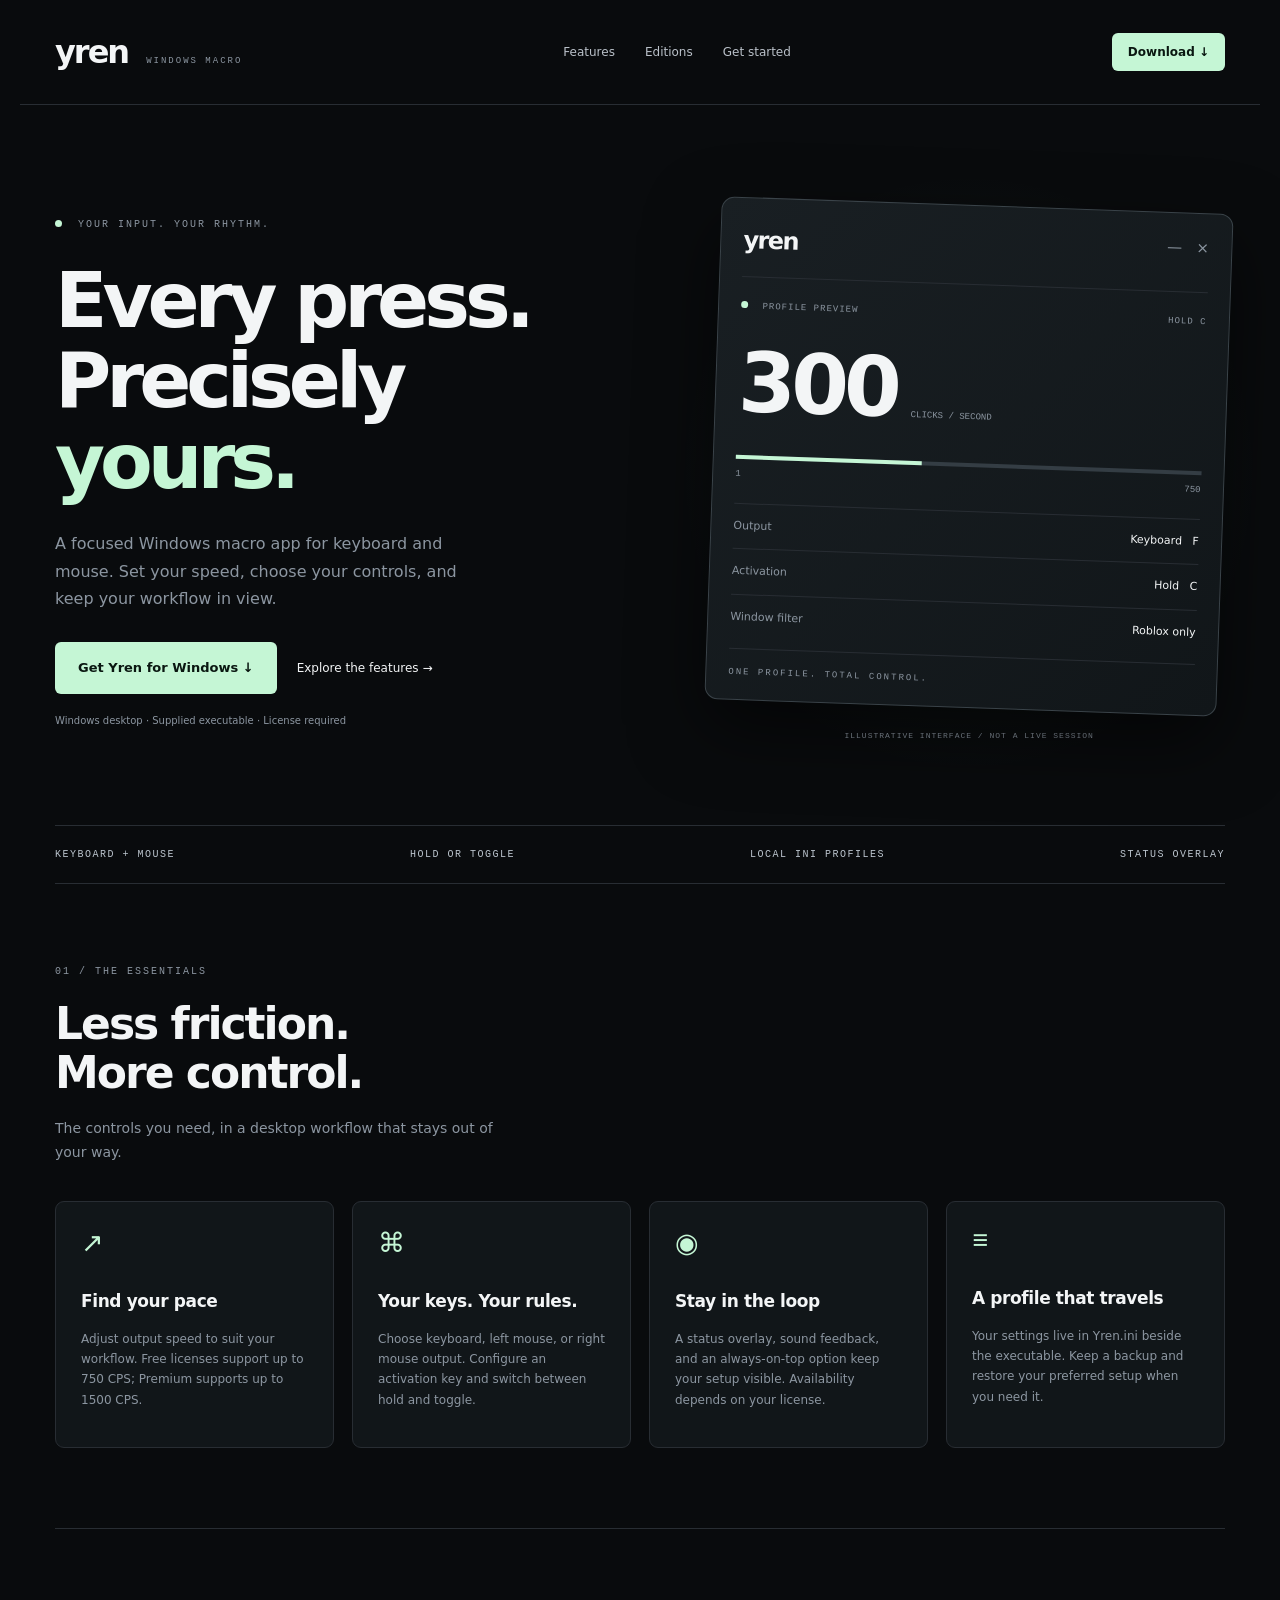
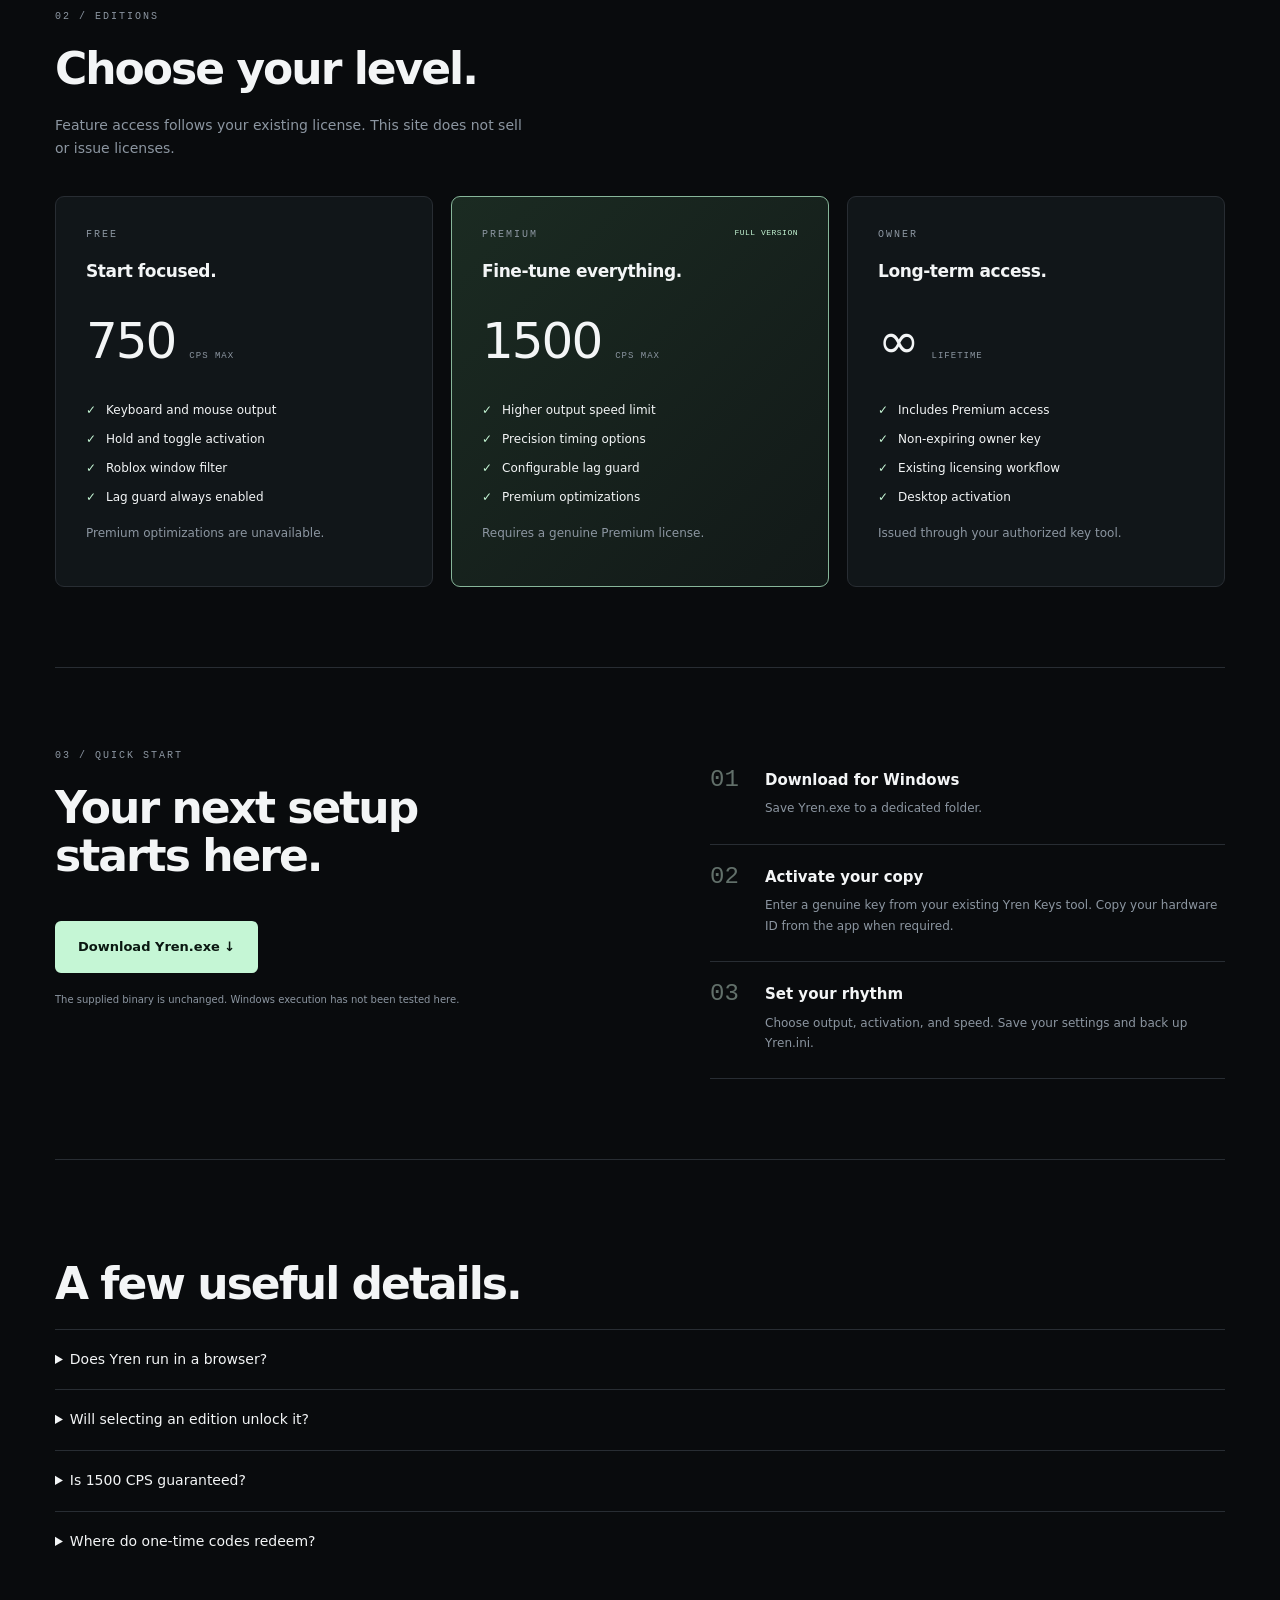
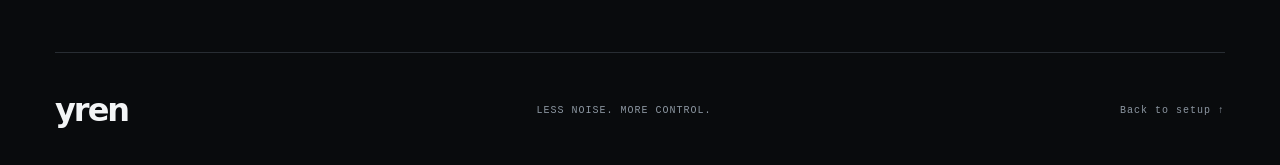
<file: yren-advertising/index.html>
<!doctype html><html lang="en"><head><meta charset="utf-8"><meta name="viewport" content="width=device-width,initial-scale=1"><meta name="description" content="Meet Yren: a Windows keyboard and mouse macro app with adjustable speed, hold or toggle activation, and a clean interface."><title>Yren — Every press, precisely yours</title><link rel="stylesheet" href="style.css"></head><body><header><a class="logo" href="#">yren<span>WINDOWS MACRO</span></a><nav aria-label="Main navigation"><a href="#features">Features</a><a href="#editions">Editions</a><a href="#start">Get started</a></nav><a href="Yren.exe" download class="button small">Download ↓</a></header><main><section class="hero"><div class="intro"><div class="eyebrow"><i></i> YOUR INPUT. YOUR RHYTHM.</div><h1>Every press.<br>Precisely <em>yours.</em></h1><p>A focused Windows macro app for keyboard and mouse. Set your speed, choose your controls, and keep your workflow in view.</p><div class="actions"><a class="button" href="Yren.exe" download>Get Yren for Windows ↓</a><a class="text-link" href="#features">Explore the features →</a></div><div class="fine">Windows desktop · Supplied executable · License required</div></div><div class="visual"><div class="app-window" aria-label="Illustrative Yren interface"><div class="window-head"><b>yren</b><span>— &nbsp; ×</span></div><div class="app-status"><i></i> PROFILE PREVIEW <span>HOLD C</span></div><div class="speed"><b>300</b><span>CLICKS / SECOND</span></div><div class="slider"><span></span></div><div class="markers"><span>1</span><span>750</span></div><div class="mock-row"><span>Output</span><b>Keyboard &nbsp; F</b></div><div class="mock-row"><span>Activation</span><b>Hold &nbsp; C</b></div><div class="mock-row"><span>Window filter</span><b>Roblox only</b></div><div class="mock-bottom">ONE PROFILE. TOTAL CONTROL.</div></div><div class="caption">ILLUSTRATIVE INTERFACE / NOT A LIVE SESSION</div></div></section><div class="strip"><span>KEYBOARD + MOUSE</span><span>HOLD OR TOGGLE</span><span>LOCAL INI PROFILES</span><span>STATUS OVERLAY</span></div><section id="features"><div class="section-heading"><div class="eyebrow">01 / THE ESSENTIALS</div><h2>Less friction.<br>More control.</h2><p>The controls you need, in a desktop workflow that stays out of your way.</p></div><div class="cards"><article><span class="icon">↗</span><h3>Find your pace</h3><p>Adjust output speed to suit your workflow. Free licenses support up to 750 CPS; Premium supports up to 1500 CPS.</p></article><article><span class="icon">⌘</span><h3>Your keys. Your rules.</h3><p>Choose keyboard, left mouse, or right mouse output. Configure an activation key and switch between hold and toggle.</p></article><article><span class="icon">◉</span><h3>Stay in the loop</h3><p>A status overlay, sound feedback, and an always-on-top option keep your setup visible. Availability depends on your license.</p></article><article><span class="icon">≡</span><h3>A profile that travels</h3><p>Your settings live in Yren.ini beside the executable. Keep a backup and restore your preferred setup when you need it.</p></article></div></section><section id="editions"><div class="section-heading"><div class="eyebrow">02 / EDITIONS</div><h2>Choose your level.</h2><p>Feature access follows your existing license. This site does not sell or issue licenses.</p></div><div class="tiers"><article><div class="eyebrow">FREE</div><h3>Start focused.</h3><div class="limit">750 <span>CPS MAX</span></div><ul><li>Keyboard and mouse output</li><li>Hold and toggle activation</li><li>Roblox window filter</li><li>Lag guard always enabled</li></ul><p>Premium optimizations are unavailable.</p></article><article class="featured"><div class="eyebrow">PREMIUM <span>FULL VERSION</span></div><h3>Fine-tune everything.</h3><div class="limit">1500 <span>CPS MAX</span></div><ul><li>Higher output speed limit</li><li>Precision timing options</li><li>Configurable lag guard</li><li>Premium optimizations</li></ul><p>Requires a genuine Premium license.</p></article><article><div class="eyebrow">OWNER</div><h3>Long-term access.</h3><div class="limit">∞ <span>LIFETIME</span></div><ul><li>Includes Premium access</li><li>Non-expiring owner key</li><li>Existing licensing workflow</li><li>Desktop activation</li></ul><p>Issued through your authorized key tool.</p></article></div></section><section id="start" class="start"><div><div class="eyebrow">03 / QUICK START</div><h2>Your next setup<br>starts here.</h2><a class="button" href="Yren.exe" download>Download Yren.exe ↓</a><p class="fine">The supplied binary is unchanged. Windows execution has not been tested here.</p></div><ol><li><b>Download for Windows</b><p>Save Yren.exe to a dedicated folder.</p></li><li><b>Activate your copy</b><p>Enter a genuine key from your existing Yren Keys tool. Copy your hardware ID from the app when required.</p></li><li><b>Set your rhythm</b><p>Choose output, activation, and speed. Save your settings and back up Yren.ini.</p></li></ol></section><section class="faq"><h2>A few useful details.</h2><details><summary>Does Yren run in a browser?</summary><p>No. Yren is a Windows desktop application. This website introduces the app and provides the supplied executable.</p></details><details><summary>Will selecting an edition unlock it?</summary><p>No. The desktop app verifies a genuine signed license. Website content does not change your license or feature access.</p></details><details><summary>Is 1500 CPS guaranteed?</summary><p>1500 CPS is the Premium setting limit in the supplied source. Actual output depends on the target application, system load, and lag guard.</p></details><details><summary>Where do one-time codes redeem?</summary><p>The supplied build uses a local redeem server at localhost:8787. Remote redemption requires a configured client build and compatible service.</p></details></section></main><footer><a class="logo" href="#">yren</a><span>LESS NOISE. MORE CONTROL.</span><a href="#start">Back to setup ↑</a></footer></body></html>
</file>
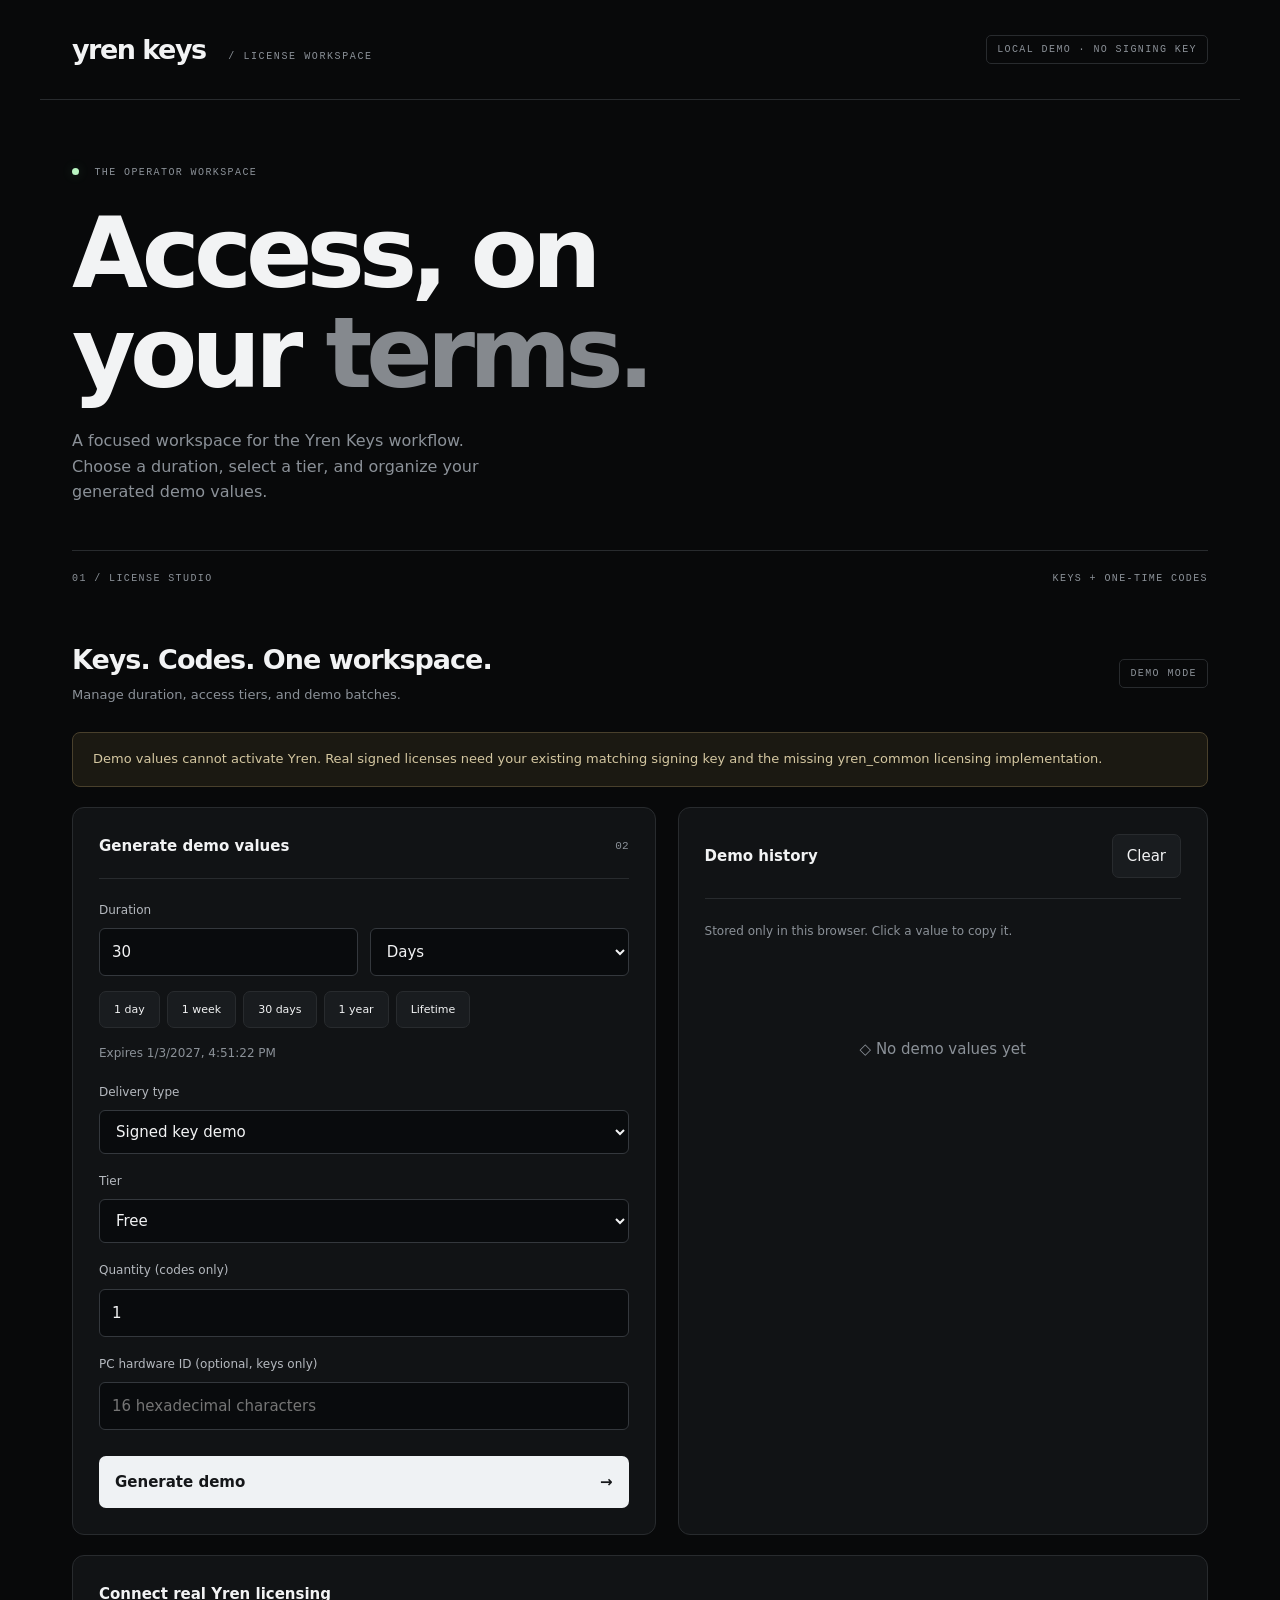
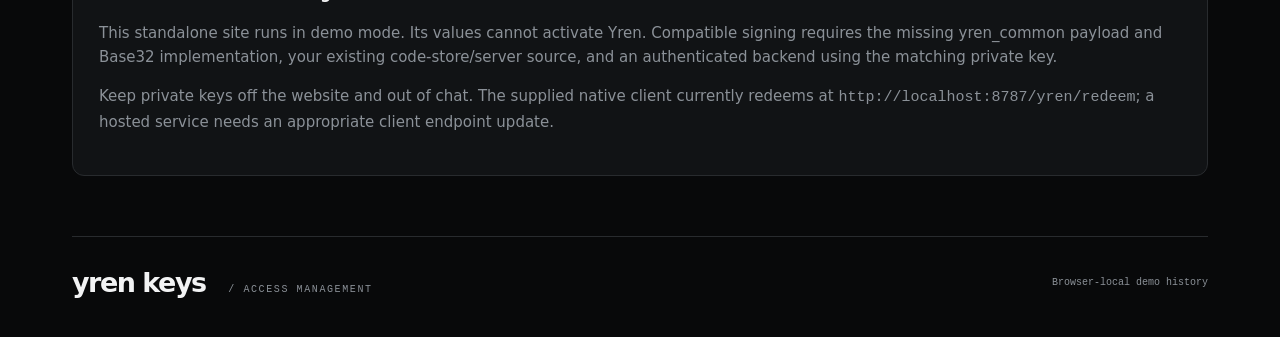
<file: yren-keys/index.html>
<!doctype html><html lang="en"><head><meta charset="utf-8"><meta name="viewport" content="width=device-width,initial-scale=1"><title>Yren Keys — License workspace</title><link rel="stylesheet" href="style.css"></head><body><header><a class="brand" href="#">yren keys<span> / LICENSE WORKSPACE</span></a><span class="pill">LOCAL DEMO · NO SIGNING KEY</span></header><main><section class="hero"><div class="eyebrow"><span class="dot"></span> THE OPERATOR WORKSPACE</div><h1>Access, on<br>your <span>terms.</span></h1><p>A focused workspace for the Yren Keys workflow. Choose a duration, select a tier, and organize your generated demo values.</p><div class="hero-bottom"><span>01 / LICENSE STUDIO</span><span>KEYS + ONE-TIME CODES</span></div></section><section id="licenses" class="page"><div class="section-head"><div><h2>Keys. Codes. One workspace.</h2><p>Manage duration, access tiers, and demo batches.</p></div><span class="pill">DEMO MODE</span></div><div class="notice">Demo values cannot activate Yren. Real signed licenses need your existing matching signing key and the missing yren_common licensing implementation.</div><div class="grid"><form class="card" id="license-form"><div class="card-title"><h3>Generate demo values</h3><span>02</span></div><label for="duration">Duration</label><div class="two"><input id="duration" value="30" inputmode="decimal" required><select id="unit" aria-label="Duration unit"><option value="0.041666666666666664">Hours</option><option value="1" selected>Days</option><option value="7">Weeks</option><option value="30">Months</option></select></div><div class="chips" id="presets"><button type="button" data-days="1">1 day</button><button type="button" data-days="7">1 week</button><button type="button" data-days="30">30 days</button><button type="button" data-days="365">1 year</button><button type="button" data-days="0">Lifetime</button></div><p class="small" id="expiry"></p><label for="kind">Delivery type</label><select id="kind"><option value="key">Signed key demo</option><option value="code">One-time code demo</option></select><label for="license-tier">Tier</label><select id="license-tier"><option>Free</option><option>Premium</option><option>Owner</option></select><label for="count">Quantity (codes only)</label><input id="count" type="number" value="1" min="1" max="100"><label for="hwid">PC hardware ID (optional, keys only)</label><input id="hwid" placeholder="16 hexadecimal characters" maxlength="16" pattern="[A-Fa-f0-9]{16}|"><button class="primary">Generate demo <span>→</span></button></form><div class="card"><div class="card-title"><h3>Demo history</h3><button type="button" id="clear">Clear</button></div><p class="small">Stored only in this browser. Click a value to copy it.</p><div id="results"></div></div></div></section>
<article class="card integration"><h3>Connect real Yren licensing</h3><p>This standalone site runs in demo mode. Its values cannot activate Yren. Compatible signing requires the missing yren_common payload and Base32 implementation, your existing code-store/server source, and an authenticated backend using the matching private key.</p><p>Keep private keys off the website and out of chat. The supplied native client currently redeems at <code>http://localhost:8787/yren/redeem</code>; a hosted service needs an appropriate client endpoint update.</p></article><footer><span class="brand">yren keys<span> / ACCESS MANAGEMENT</span></span><span>Browser-local demo history</span></footer></main><div id="toast" role="status" aria-live="polite"></div><script src="app.js"></script></body></html>
</file>
<file: yren-advertising/style.css>
:root{color-scheme:dark;--bg:#090b0d;--line:#282d33;--muted:#8c96a1;--green:#c5f6d5}*{box-sizing:border-box}html{scroll-behavior:smooth;scroll-padding-top:30px}body{margin:0;background:var(--bg);color:#f3f5f6;font:15px/1.7 system-ui,Segoe UI,sans-serif}a{color:inherit;text-decoration:none}header,main,footer{max-width:1240px;margin:auto}header{padding:25px 35px;display:flex;align-items:center;justify-content:space-between;border-bottom:1px solid var(--line)}.logo{font-size:32px;font-weight:800;letter-spacing:-2px}.logo span{font:9px monospace;color:var(--muted);letter-spacing:2px;margin-left:18px}nav{display:flex;gap:30px;font-size:12px;color:#bac1c9}.button{display:inline-block;background:var(--green);color:#0a1711;padding:15px 23px;border-radius:6px;font-size:13px;font-weight:600}.button:hover{background:#e2ffeb}.button.small{padding:9px 16px;font-size:12px}main{padding:0 35px}.hero{display:grid;grid-template-columns:1.15fr 1fr;gap:70px;align-items:center;padding:100px 0 85px}.eyebrow{font:10px/1.6 monospace;letter-spacing:2px;color:var(--muted)}i{display:inline-block;width:7px;height:7px;border-radius:50%;background:var(--green);margin-right:8px}h1{font-size:clamp(50px,6vw,82px);line-height:1.05;letter-spacing:-5px;margin:28px 0}h1 em{font-style:normal;color:var(--green)}.intro>p{max-width:425px;color:var(--muted);font-size:16px}.actions{display:flex;align-items:center;gap:20px;margin-top:30px}.text-link{font-size:12px}.fine{font-size:10px;color:var(--muted);margin-top:18px}.visual{position:relative}.visual:before{content:'';position:absolute;inset:-60px;background:radial-gradient(ellipse,#6fc89615,transparent 65%);z-index:-1}.app-window{border:1px solid #3a4349;border-radius:13px;background:linear-gradient(135deg,#191f23,#111619);padding:22px;box-shadow:0 28px 70px #0008;transform:rotate(2deg)}.window-head{display:flex;justify-content:space-between;border-bottom:1px solid var(--line);padding-bottom:15px}.window-head b{font-size:24px;letter-spacing:-1.5px}.window-head>span{color:var(--muted)}.app-status{font:9px monospace;letter-spacing:1px;padding-top:24px;color:var(--muted)}.app-status>span{float:right}.speed{margin:18px 0;display:flex;align-items:baseline;gap:15px}.speed b{font-size:83px;letter-spacing:-5px;line-height:1.3}.speed>span{font:9px monospace;color:var(--muted)}.slider{height:4px;background:#343d44}.slider>span{display:block;width:40%;height:100%;background:var(--green)}.markers{display:flex;justify-content:space-between;font:9px monospace;color:var(--muted);margin:10px 0 24px}.mock-row{display:flex;justify-content:space-between;border-top:1px solid var(--line);padding:13px 0;font-size:11px}.mock-row span{color:var(--muted)}.mock-row b{font-weight:500}.mock-bottom{font:9px monospace;letter-spacing:2px;color:var(--muted);border-top:1px solid var(--line);padding-top:18px;margin-top:8px}.caption{text-align:center;font:8px monospace;color:var(--muted);letter-spacing:1px;margin-top:23px}.strip{display:flex;justify-content:space-between;border-top:1px solid var(--line);border-bottom:1px solid var(--line);padding:23px 0;font:10px monospace;letter-spacing:1.5px;color:#bcc5ce}section:not(.hero){padding:80px 0;border-bottom:1px solid var(--line)}h2{font-size:44px;letter-spacing:-2px;line-height:1.1;margin:20px 0}.section-heading>p{max-width:470px;color:var(--muted);font-size:14px}.cards{display:grid;grid-template-columns:repeat(4,1fr);gap:18px;margin-top:36px}.cards article,.tiers article{padding:25px;background:#111619;border:1px solid var(--line);border-radius:9px}h3{font-size:17px;line-height:1.3;letter-spacing:-.4px}.cards p,.tiers p{font-size:12px;color:var(--muted)}.icon{display:block;color:var(--green);font:27px monospace;margin-bottom:30px}.tiers{display:grid;grid-template-columns:repeat(3,1fr);gap:18px;margin-top:35px}.tiers article{padding:30px}.tiers .featured{border-color:#87b69a;background:linear-gradient(135deg,#1b2b22,#121918)}.tiers .eyebrow>span{float:right;font-size:8px;color:var(--green);letter-spacing:.5px}.limit{font-size:50px;letter-spacing:-2px}.limit span{font:9px monospace;letter-spacing:1px;color:var(--muted)}ul{list-style:none;padding:0;font-size:12px;line-height:2.4}li::marker{color:var(--green)}ul li:before{content:'✓';margin-right:10px;color:var(--green)}.start{display:grid;grid-template-columns:1fr 1fr;gap:80px}.start .button{margin-top:20px}.start ol{margin:0;padding-left:30px;counter-reset:steps;list-style:none}.start li{padding:20px 0 20px 55px;border-bottom:1px solid var(--line);position:relative;counter-increment:steps}.start li:before{content:'0' counter(steps);position:absolute;left:0;top:18px;font:24px monospace;color:#62706a}.start li p{color:var(--muted);font-size:12px;margin:5px 0}.faq details{border-top:1px solid var(--line);padding:18px 0;font-size:14px}.faq summary{cursor:pointer}.faq details p{color:var(--muted);font-size:13px;max-width:800px}footer{display:flex;justify-content:space-between;align-items:center;padding:30px 35px}footer span,footer>a:last-child{font:10px monospace;color:var(--muted);letter-spacing:1px}:focus-visible{outline:2px solid var(--green);outline-offset:5px}@media(max-width:900px){.hero{gap:30px}.cards{grid-template-columns:repeat(2,1fr)}h1{letter-spacing:-3px}.actions{align-items:flex-start;flex-direction:column}.logo span{display:none}}@media(max-width:640px){header,main,footer{padding-left:20px;padding-right:20px}nav{gap:13px;font-size:10px}header .button{display:none}.hero{grid-template-columns:1fr;padding:55px 0;gap:40px}h1{font-size:60px}.actions{flex-direction:row;align-items:center;gap:12px}.actions .button{font-size:11px;padding:13px}.text-link{font-size:10px}.app-window{transform:none}.strip{flex-wrap:wrap;gap:18px;font-size:8px}.tiers,.start{grid-template-columns:1fr;gap:20px}.cards{grid-template-columns:1fr 1fr;gap:10px}.cards article{padding:18px}.cards h3{font-size:15px}h2{font-size:36px}section:not(.hero){padding:55px 0}.start ol{padding-left:0}footer span{display:none}footer>a:last-child{font-size:9px}}
@media(max-width:640px){.visual:before{inset:0}.visual{min-width:0}}
</file>
<file: yren-keys/style.css>
:root{color-scheme:dark;--bg:#08090a;--card:#111315;--line:#282b2e;--muted:#8b9198;--text:#f2f3f4}*{box-sizing:border-box}body{margin:0;background:var(--bg);color:var(--text);font:15px/1.6 system-ui,-apple-system,Segoe UI,sans-serif}header,main{max-width:1200px;margin:auto}header{display:flex;justify-content:space-between;align-items:center;padding:28px 32px;border-bottom:1px solid var(--line)}a{color:inherit;text-decoration:none}.brand{font-size:27px;font-weight:800;letter-spacing:-1.5px}.brand span{font:10px monospace;letter-spacing:1.6px;margin-left:15px;color:var(--muted)}.download{border:1px solid #43474b;border-radius:7px;padding:10px 16px;font-size:12px;display:inline-block}main{padding:0 32px}.hero{padding-top:65px}.eyebrow,.hero-bottom,.pill,.preview-note{font:10px/1.5 monospace;letter-spacing:1.4px;color:var(--muted)}.dot{display:inline-block;width:7px;height:7px;background:#b9f4c1;border-radius:50%;margin-right:8px;box-shadow:0 0 12px #88efaa33}h1{font-size:clamp(58px,8vw,98px);letter-spacing:-6px;line-height:1.02;margin:24px 0}h1 span{color:#85898e}.hero>p{max-width:430px;color:var(--muted);font-size:16px}.hero-bottom{display:flex;justify-content:space-between;margin:45px 0 0;padding:20px 0;border-top:1px solid var(--line)}nav{display:flex;gap:8px;border-bottom:1px solid var(--line);padding:18px 0}button,input,select{font:inherit}button{cursor:pointer;border:1px solid var(--line);background:#191c1f;color:var(--text);border-radius:7px;padding:9px 14px}button:hover,.download:hover{background:#2c3034}nav button{border:0;background:none;color:var(--muted);font-size:13px;padding:11px 18px}nav button.active{background:#eff1f3;color:#121416}.section-head{display:flex;justify-content:space-between;align-items:center;padding:32px 0 22px}h2{font-size:27px;letter-spacing:-1px;margin:0}.section-head p{color:var(--muted);margin:4px 0;font-size:13px}.pill{padding:6px 10px;border:1px solid var(--line);border-radius:5px}.grid{display:grid;grid-template-columns:1.1fr 1fr;gap:22px}.card{border:1px solid var(--line);background:var(--card);border-radius:12px;padding:26px}.card-title{display:flex;justify-content:space-between;align-items:center;padding-bottom:20px;border-bottom:1px solid var(--line);margin-bottom:22px}.card-title>span{font:11px monospace;color:var(--muted)}h3{font-size:15px;margin:0}.card p{color:var(--muted)}label{display:block;font-size:12px;color:#b5b9bf;margin:18px 0 8px}input:not([type=range]):not([type=checkbox]),select{background:#090b0d;border:1px solid #34383d;border-radius:6px;color:var(--text);padding:11px 12px;width:100%;min-width:0}input:focus,select:focus,button:focus-visible,a:focus-visible{outline:2px solid #b9f4c1;outline-offset:3px}.two{display:grid;grid-template-columns:1fr 1fr;gap:12px}.speed{display:flex;align-items:center;justify-content:space-between;margin-top:18px}.speed input#cps{width:80px;text-align:right;font-size:23px;padding:4px 8px}.speed>span{font:11px monospace;color:var(--muted)}input[type=range]{width:100%;accent-color:#eaeef1;margin-top:22px}.scale{display:flex;justify-content:space-between;font:10px monospace;color:var(--muted)}.switches{margin-top:22px;border-top:1px solid var(--line)}.switches label{display:flex;justify-content:space-between;align-items:center;padding:11px 0;margin:0;border-bottom:1px solid var(--line)}input[type=checkbox]{accent-color:#b9f4c1;width:18px;height:18px}.primary{width:100%;background:#eff2f4;color:#151719;border:0;margin-top:26px;padding:14px 16px;text-align:left;font-weight:600}.primary span{float:right}.preview{background:radial-gradient(ellipse at top right,#22272b 0,transparent 65%),#111315}.preview-brand{font-size:40px;font-weight:800;letter-spacing:-3px;display:flex;align-items:center;justify-content:space-between}.preview-brand span{font:10px monospace;letter-spacing:2px;color:var(--muted)}.big-number{font-size:90px;letter-spacing:-6px;font-weight:600;margin-top:35px;line-height:1.1}.big-number small{font:12px monospace;letter-spacing:1px;color:var(--muted);margin-left:16px}.meter{height:4px;background:#292d31;border-radius:4px;margin:22px 0 30px}.meter i{display:block;height:100%;background:#f0f3f5;border-radius:4px}.preview-row{display:flex;justify-content:space-between;padding:13px 0;border-top:1px solid var(--line);font-size:12px}.preview-row span{color:var(--muted)}.preview-row strong{font-weight:500}.preview-note{margin-top:30px;font-size:9px}.note{display:flex;gap:20px;padding:24px 10px}.note>span{font-size:27px;color:var(--muted)}.note p,.small{font-size:12px;color:var(--muted);line-height:1.8}.note p{margin:6px 0}.notice{padding:16px 20px;background:#1b1912;border:1px solid #49402c;border-radius:8px;margin-bottom:20px;font-size:13px;color:#d4c7a1}.chips{display:flex;flex-wrap:wrap;gap:7px;margin:15px 0}.chips button{font-size:11px}.chips button.active{background:#e9edf0;color:#111}.result{padding:15px 0;border-top:1px solid var(--line)}.result button{width:100%;text-align:left;font:12px monospace;overflow-wrap:anywhere}.result small{display:block;color:var(--muted);margin-top:7px}.empty{padding:80px 0;text-align:center;color:var(--muted)}.guide-grid{display:grid;grid-template-columns:repeat(3,1fr);gap:20px}.step{display:block;font:36px monospace;color:#555e66;margin-bottom:20px}.integration{margin-top:20px}code{overflow-wrap:anywhere}footer{display:flex;justify-content:space-between;align-items:center;border-top:1px solid var(--line);margin-top:60px;padding:24px 0 35px}footer>span:last-child{font:10px monospace;color:var(--muted)}#toast{position:fixed;bottom:25px;left:50%;transform:translateX(-50%);background:#edf2ee;color:#151719;border-radius:8px;padding:12px 20px;display:none;font-size:13px;max-width:90vw}.page[hidden]{display:none}@media(max-width:700px){header,main{padding-left:20px;padding-right:20px}.brand span{display:none}header .download{font-size:10px}h1{letter-spacing:-3px}.hero{padding-top:42px}.hero-bottom span:last-child{display:none}nav{gap:0}nav button{padding:10px;font-size:11px}.grid,.guide-grid{grid-template-columns:1fr}.card{padding:20px}.section-head{gap:10px}.pill{font-size:8px}h2{font-size:22px}footer>span:last-child{max-width:150px;text-align:right}.big-number{font-size:76px}}
</file>
